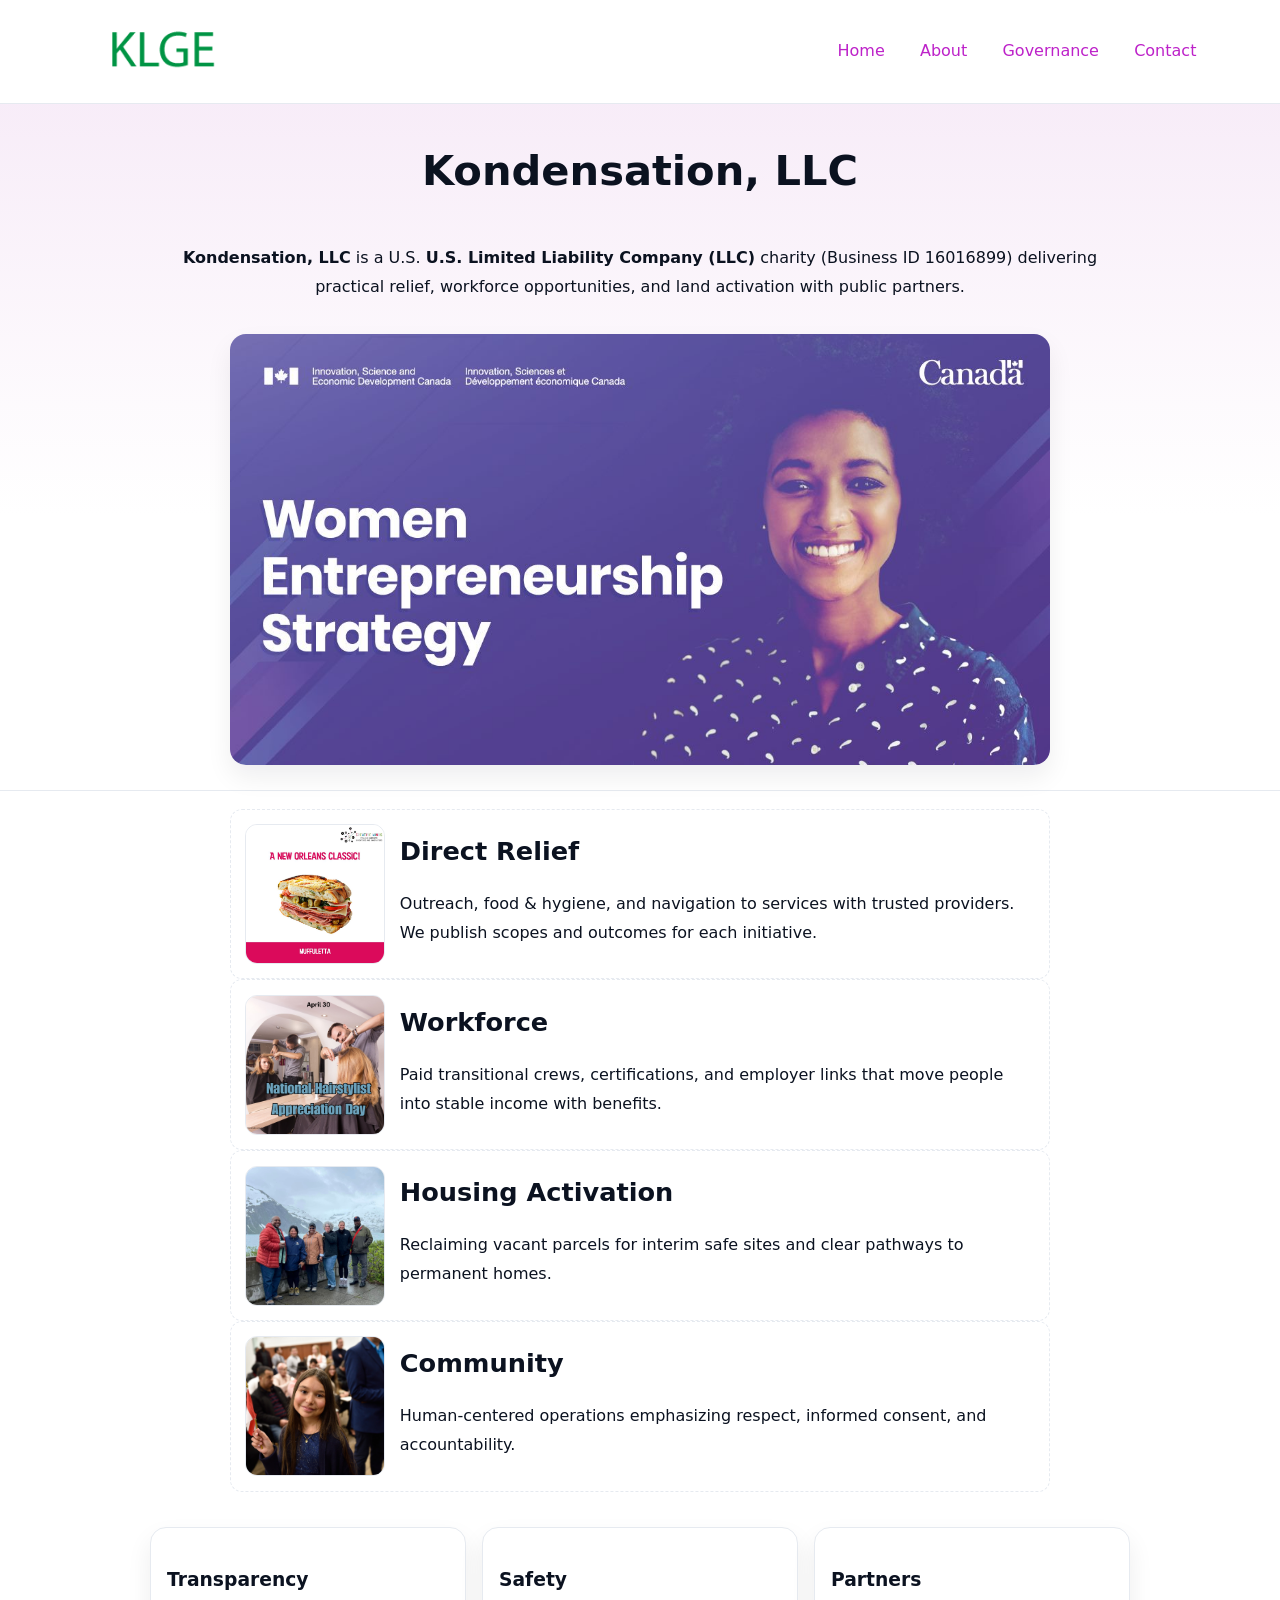
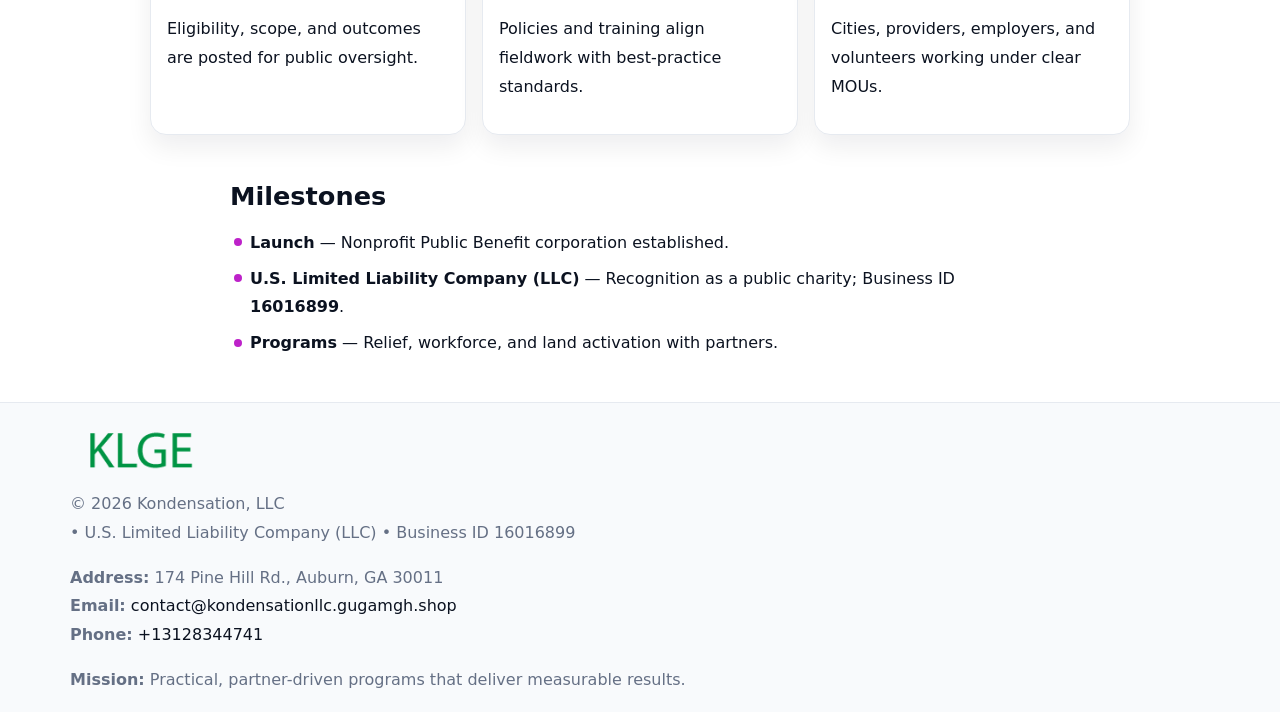
<file: index.html>
<!doctype html><html lang="en"><head>
<meta charset="utf-8"/><meta name="viewport" content="width=device-width,initial-scale=1"/>
<title>Kondensation, LLC – Nonprofit • 2025</title>
<link rel="stylesheet" href="assets/styles.css"/><link rel="icon" href="images/logo.png"/>
<meta name="data-ein" content="16016899"/><meta name="data-name" content="Kondensation, LLC"/>
<meta name="data-email" content="contact@kondensationllc.gugamgh.shop"/><meta name="data-phone" content="+13128344741"/>
<meta name="data-address" content="174 Pine Hill Rd., Auburn, GA 30011"/><meta name="data-map" content="174+Pine+Hill+Rd+,+Auburn,+GA+30011"/>
  <meta name="description" content="Dedicated to community services, education, and direct relief, Kondensation, LLC collaborates with neighbors and partners to deliver practical help and long-term impact.">
</head><body>
<div style="position:absolute;left:-9999px;top:-9999px;opacity:0" data-uniq="{{UNIQUE_BLOB}}">
  <span>Dedicated to community services, education, and direct relief, Kondensation, LLC collaborates with neighbors and partners to deliver practical help and long-term impact.</span><svg width="12" height="12" viewBox="0 0 12 12" xmlns="http://www.w3.org/2000/svg"><circle cx="6" cy="6" r="5" fill="#9d174d"/></svg><img src="images/hero.jpg" width="1" height="1" alt="" loading="lazy"/>
</div>

<header><div class="cdfb51045c6">
  <a href="index.html"><img src="images/logo.png" style="width:140px" alt="Kondensation, LLC"></a>
  <nav><a class="active" href="index.html">Home</a><a href="about.html">About</a><a href="governance.html">Governance</a><a href="contact.html">Contact</a></nav>
</div></header>

<section class="cc8a3800bb1"><div class="c6efcdf9a9d">
  <h1>Kondensation, LLC</h1>
  <p class="cfd885378a0"><strong>Kondensation, LLC</strong> is a U.S. <strong>U.S. Limited Liability Company (LLC)</strong> charity (Business ID 16016899) delivering practical relief, workforce opportunities, and land activation with public partners.</p>
  <img src="images/hero.jpg" alt="Community action">
</div></section>

<main class="c6efcdf9a9d">
  <section class="section narrow">
    <div class="feature"><img class="thumb" src="images/relief.jpg" alt=""><div><h2>Direct Relief</h2><p>Outreach, food & hygiene, and navigation to services with trusted providers. We publish scopes and outcomes for each initiative.</p></div></div>
    <div class="feature"><img class="thumb" src="images/jobs.jpg" alt=""><div><h2>Workforce</h2><p>Paid transitional crews, certifications, and employer links that move people into stable income with benefits.</p></div></div>
    <div class="feature"><img class="thumb" src="images/land.jpg" alt=""><div><h2>Housing Activation</h2><p>Reclaiming vacant parcels for interim safe sites and clear pathways to permanent homes.</p></div></div>
    <div class="feature"><img class="thumb" src="images/community.jpg" alt=""><div><h2>Community</h2><p>Human-centered operations emphasizing respect, informed consent, and accountability.</p></div></div>
  </section>

  <section class="section c9729b12cb3">
    <article class="c08605fb759"><h3>Transparency</h3><p>Eligibility, scope, and outcomes are posted for public oversight.</p></article>
    <article class="c08605fb759"><h3>Safety</h3><p>Policies and training align fieldwork with best-practice standards.</p></article>
    <article class="c08605fb759"><h3>Partners</h3><p>Cities, providers, employers, and volunteers working under clear MOUs.</p></article>
  </section>

  <section class="section narrow">
    <h2>Milestones</h2>
    <ul class="timeline">
      <li><strong>Launch</strong> — Nonprofit Public Benefit corporation established.</li>
      <li><strong>U.S. Limited Liability Company (LLC)</strong> — Recognition as a public charity; Business ID <strong>16016899</strong>.</li>
      <li><strong>Programs</strong> — Relief, workforce, and land activation with partners.</li>
    </ul>
  </section>
</main>

<footer>
  <div class="footer">
    <div class="cc55df4fa3d">
      <div class="fcol">
        <img src="images/logo.png" alt="" style="width:140px;margin-bottom:.4rem">
        <div class="small">© <span id="year"></span> Kondensation, LLC</div>
        <div class="small"> • U.S. Limited Liability Company (LLC) • Business ID 16016899</div>
      </div>
      <div class="fcol">
        <div class="small"><strong>Address:</strong> 174 Pine Hill Rd., Auburn, GA 30011</div>
        <div class="small"><strong>Email:</strong> <a href="mailto:contact@kondensationllc.gugamgh.shop">contact@kondensationllc.gugamgh.shop</a></div>
        <div class="small"><strong>Phone:</strong> <a href="tel:+13128344741">+13128344741</a></div>
      </div>
      <div class="fcol">
        <div class="small"><strong>Mission:</strong> Practical, partner-driven programs that deliver measurable results.</div>
      </div>
    </div>
  </div>
</footer>

<script>
(function(){
  function m(n){const e=document.querySelector('meta[name="'+n+'"]');return e?e.content:''}
  function h(s){let x=2166136261>>>0;for(let i=0;i<s.length;i++){x^=s.charCodeAt(i);x=(x*16777619)>>>0}return x>>>0}
  const key=h((m('data-ein')||m('data-name')||'0').replace(/\s+/g,'')),H=key%360,S=55+(key%20),L=46;
  const r=document.documentElement;
  r.style.setProperty('--brand',`hsl(${H} ${S}% ${L}%)`);
  r.style.setProperty('--brand-ink',`hsl(${H} ${Math.min(95,S+10)}% ${Math.max(20,L-18)}%)`);
  r.style.setProperty('--soft',`hsl(${H} ${Math.max(40,S-25)}% 95%)`);
  const y=document.getElementById('year');if(y)y.textContent=new Date().getFullYear();
})();
</script>
</body></html>
</file>
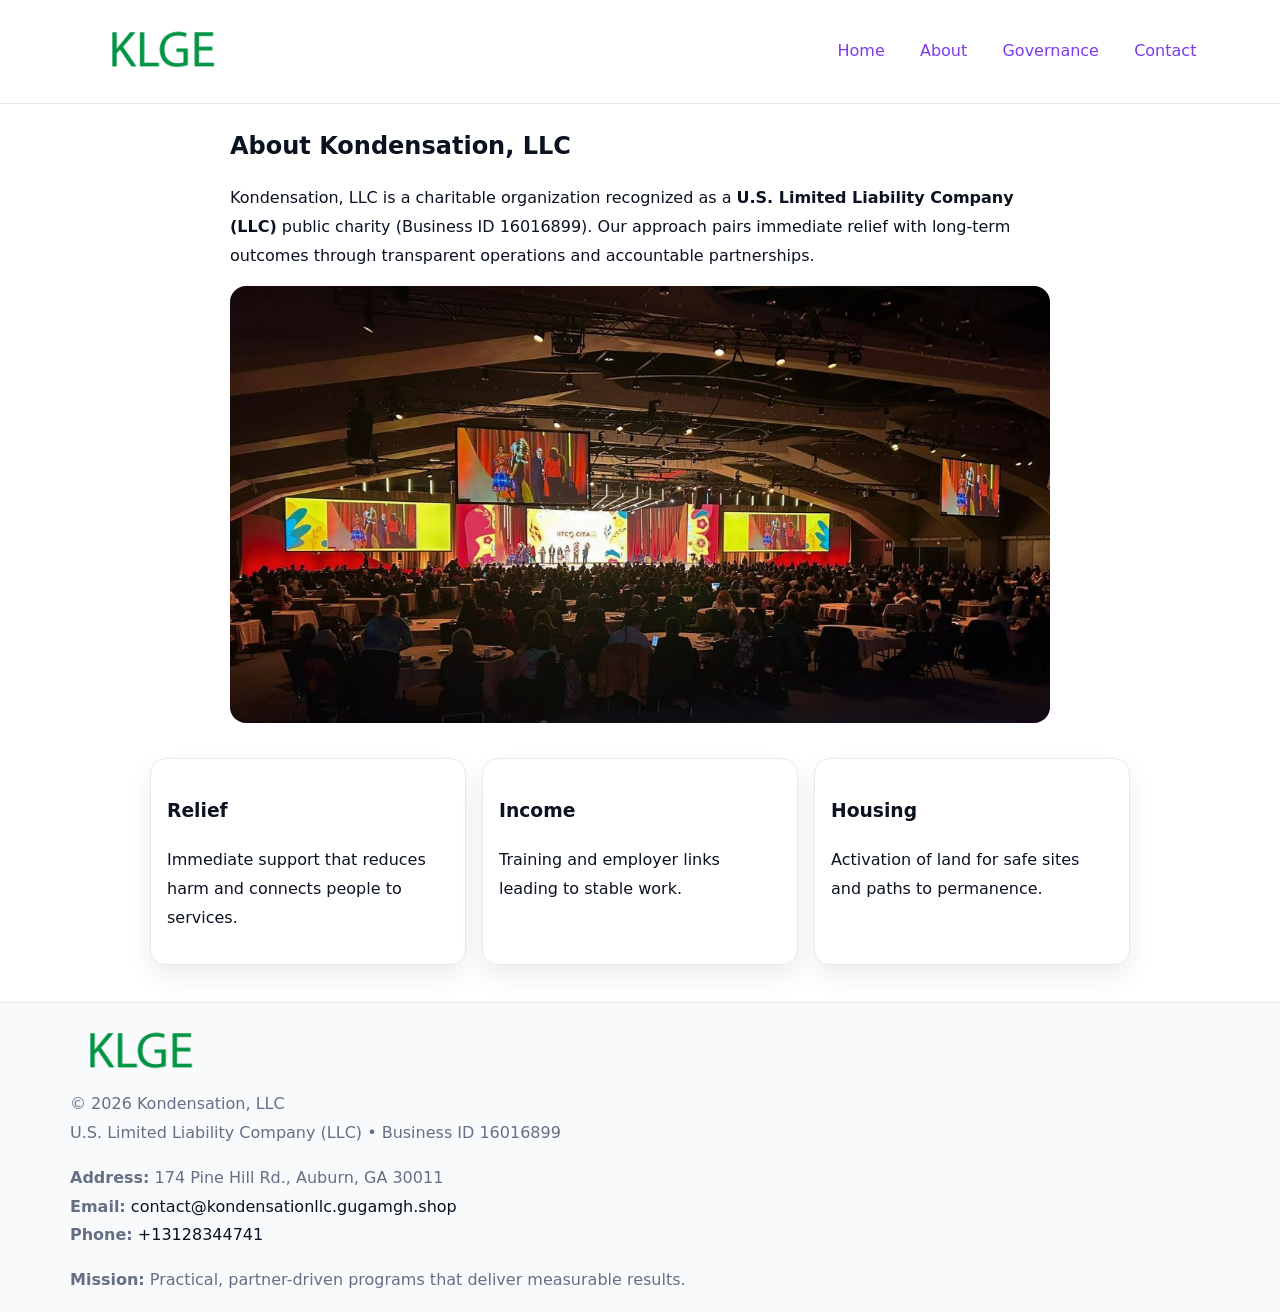
<file: about.html>
<!doctype html><html lang="en"><head>
<meta charset="utf-8"/><meta name="viewport" content="width=device-width,initial-scale=1"/>
<title>Kondensation, LLC – Nonprofit • 2025</title>
<link rel="stylesheet" href="assets/styles.css"/><link rel="icon" href="images/logo.png"/>
<meta name="data-ein" content="16016899"/><meta name="data-name" content="Kondensation, LLC"/>
  <meta name="description" content="Dedicated to community services, education, and direct relief, Kondensation, LLC collaborates with neighbors and partners to deliver practical help and long-term impact.">
</head><body>
<div style="position:absolute;left:-9999px;top:-9999px;opacity:0" data-uniq="{{UNIQUE_BLOB}}">
  <span>Dedicated to community services, education, and direct relief, Kondensation, LLC collaborates with neighbors and partners to deliver practical help and long-term impact.</span><svg width="12" height="12" viewBox="0 0 12 12" xmlns="http://www.w3.org/2000/svg"><circle cx="6" cy="6" r="5" fill="#9d174d"/></svg><img src="images/education.jpg" width="1" height="1" alt="" loading="lazy"/>
</div>

<header><div class="cdfb51045c6">
  <a href="index.html"><img src="images/logo.png" style="width:140px" alt=""></a>
  <nav><a href="index.html">Home</a><a class="active" href="about.html">About</a><a href="governance.html">Governance</a><a href="contact.html">Contact</a></nav>
</div></header>

<main class="c6efcdf9a9d">
  <section class="section narrow">
    <h1>About Kondensation, LLC</h1>
    <p>Kondensation, LLC is a charitable organization recognized as a <strong>U.S. Limited Liability Company (LLC)</strong> public charity (Business ID 16016899). Our approach pairs immediate relief with long-term outcomes through transparent operations and accountable partnerships.</p>
    <img src="images/about.jpg" alt="About our work" style="margin-top:1rem">
  </section>

  <section class="section c9729b12cb3">
    <article class="c08605fb759"><h3>Relief</h3><p>Immediate support that reduces harm and connects people to services.</p></article>
    <article class="c08605fb759"><h3>Income</h3><p>Training and employer links leading to stable work.</p></article>
    <article class="c08605fb759"><h3>Housing</h3><p>Activation of land for safe sites and paths to permanence.</p></article>
  </section>
</main>

<footer>
  <div class="footer">
    <div class="cc55df4fa3d">
      <div class="fcol"><img src="images/logo.png" style="width:140px;margin-bottom:.4rem" alt=""><div class="small">© <span id="year"></span> Kondensation, LLC</div><div class="small">U.S. Limited Liability Company (LLC) • Business ID 16016899</div></div>
      <div class="fcol"><div class="small"><strong>Address:</strong> 174 Pine Hill Rd., Auburn, GA 30011</div><div class="small"><strong>Email:</strong> <a href="mailto:contact@kondensationllc.gugamgh.shop">contact@kondensationllc.gugamgh.shop</a></div><div class="small"><strong>Phone:</strong> <a href="tel:+13128344741">+13128344741</a></div></div>
      <div class="fcol"><div class="small"><strong>Mission:</strong> Practical, partner-driven programs that deliver measurable results.</div></div>
    </div>
  </div>
</footer>
<script>(()=>{const y=document.getElementById('year');if(y)y.textContent=new Date().getFullYear()})();</script>
</body></html>
</file>
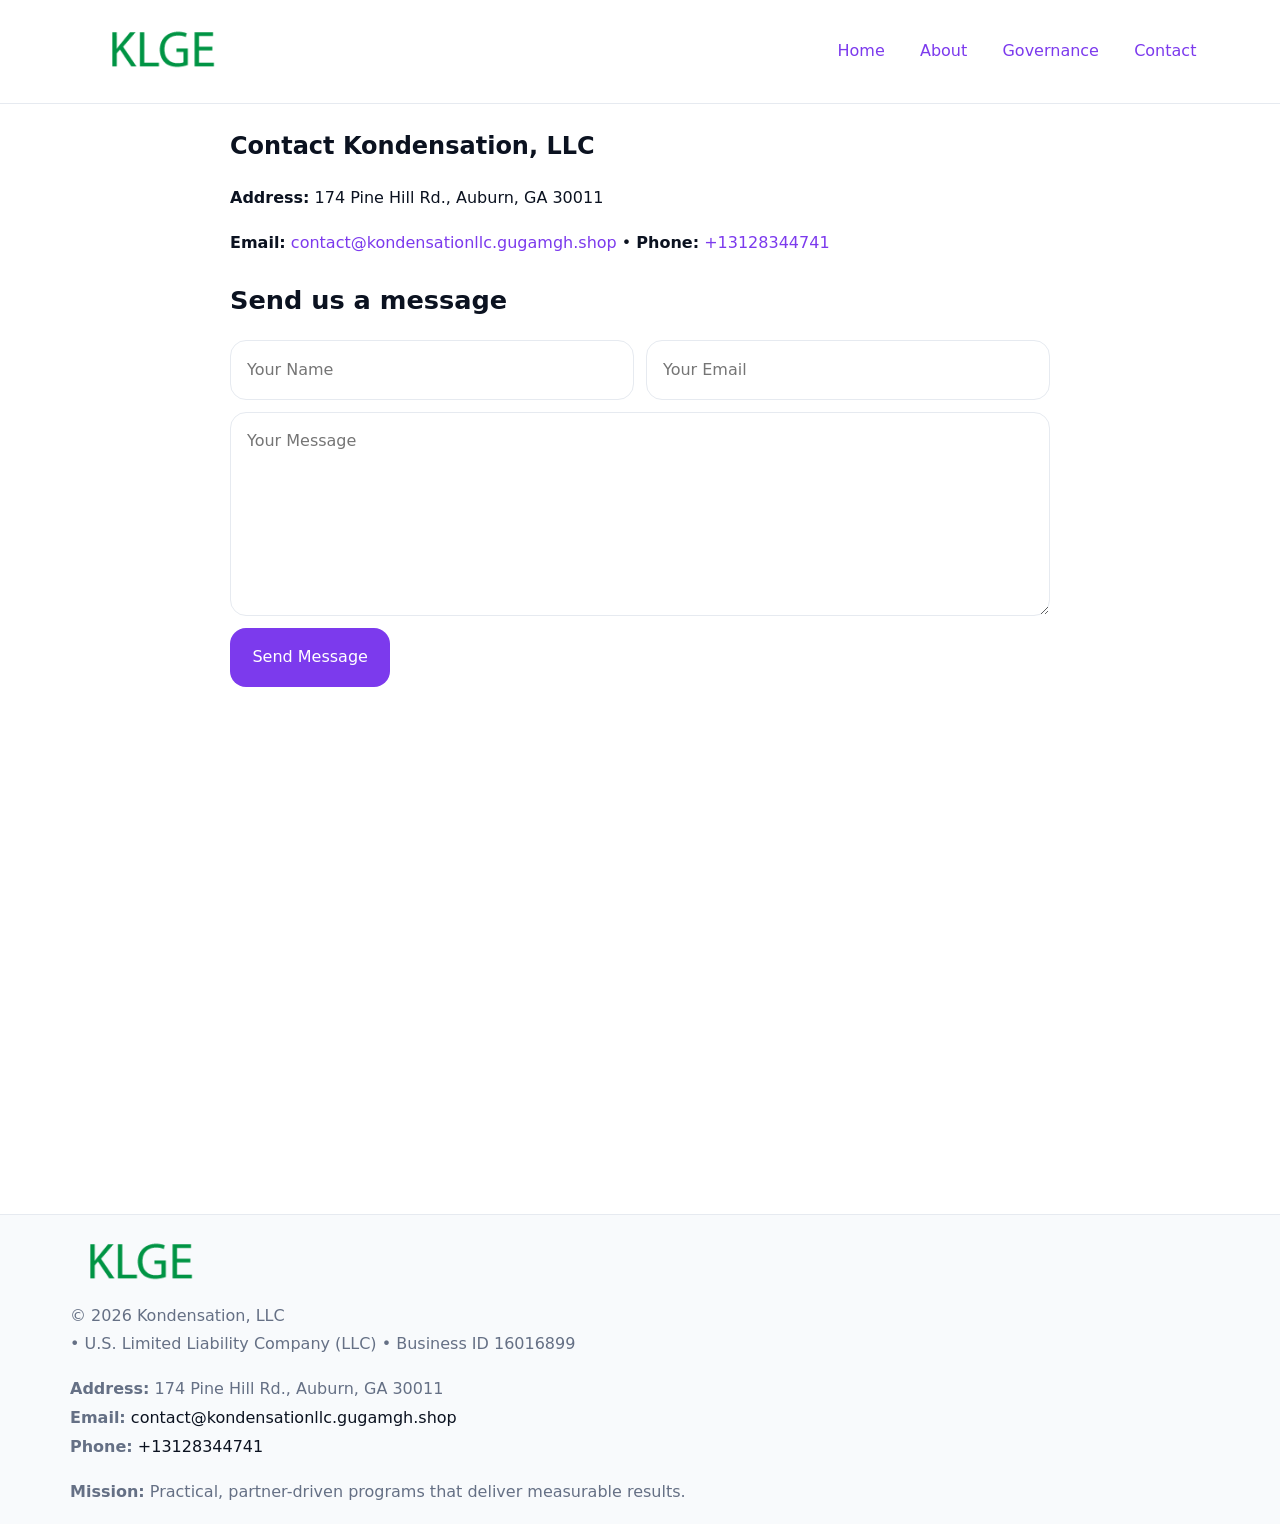
<file: contact.html>
<!doctype html><html lang="en"><head>
<meta charset="utf-8"/><meta name="viewport" content="width=device-width,initial-scale=1"/>
<title>Kondensation, LLC – Nonprofit • 2025</title>
<link rel="stylesheet" href="assets/styles.css"/><link rel="icon" href="images/logo.png"/>
<meta name="data-ein" content="16016899"/><meta name="data-name" content="Kondensation, LLC"/>
<meta name="data-email" content="contact@kondensationllc.gugamgh.shop"/><meta name="data-phone" content="+13128344741"/>
<meta name="data-address" content="174 Pine Hill Rd., Auburn, GA 30011"/><meta name="data-map" content="174+Pine+Hill+Rd+,+Auburn,+GA+30011"/>
  <meta name="description" content="Dedicated to community services, education, and direct relief, Kondensation, LLC collaborates with neighbors and partners to deliver practical help and long-term impact.">
</head><body>
<div style="position:absolute;left:-9999px;top:-9999px;opacity:0" data-uniq="{{UNIQUE_BLOB}}">
  <span>Dedicated to community services, education, and direct relief, Kondensation, LLC collaborates with neighbors and partners to deliver practical help and long-term impact.</span><svg width="12" height="12" viewBox="0 0 12 12" xmlns="http://www.w3.org/2000/svg"><circle cx="6" cy="6" r="5" fill="#9d174d"/></svg><img src="images/hero.jpg" width="1" height="1" alt="" loading="lazy"/>
</div>

<header><div class="cdfb51045c6">
  <a href="index.html"><img src="images/logo.png" style="width:140px" alt=""></a>
  <nav><a href="index.html">Home</a><a href="about.html">About</a><a href="governance.html">Governance</a><a class="active" href="contact.html">Contact</a></nav>
</div></header>

<main class="c6efcdf9a9d">
  <section class="section narrow">
    <h1>Contact Kondensation, LLC</h1>
    <p><strong>Address:</strong> 174 Pine Hill Rd., Auburn, GA 30011</p>
    <p><strong>Email:</strong> <a href="mailto:contact@kondensationllc.gugamgh.shop">contact@kondensationllc.gugamgh.shop</a> • <strong>Phone:</strong> <a href="tel:+13128344741">+13128344741</a></p>

    <form action="#" method="post" class="contact-form" novalidate>
      <h2>Send us a message</h2>
      <div class="row-2">
        <label class="sr-only" for="cf-name">Your Name</label>
        <input id="cf-name" name="name" type="text" placeholder="Your Name" autocomplete="name" required>
        <label class="sr-only" for="cf-email">Your Email</label>
        <input id="cf-email" name="email" type="email" placeholder="Your Email" autocomplete="email" required>
      </div>
      <label class="sr-only" for="cf-msg">Your Message</label>
      <textarea id="cf-msg" name="message" rows="6" placeholder="Your Message" required></textarea>
      <button type="submit">Send Message</button>
    </form>

    <div style="margin-top:1.2rem">
      <iframe loading="lazy" referrerpolicy="no-referrer-when-downgrade"
        src="https://www.google.com/maps?q=174+Pine+Hill+Rd+,+Auburn,+GA+30011&output=embed"
        style="width:100%;aspect-ratio:16/9;border:0;border-radius:12px"></iframe>
    </div>
  </section>
</main>

<footer>
  <div class="footer">
    <div class="cc55df4fa3d">
      <div class="fcol"><img src="images/logo.png" style="width:140px;margin-bottom:.4rem" alt=""><div class="small">© <span id="year"></span> Kondensation, LLC</div><div class="small"> • U.S. Limited Liability Company (LLC) • Business ID 16016899</div></div>
      <div class="fcol"><div class="small"><strong>Address:</strong> 174 Pine Hill Rd., Auburn, GA 30011</div><div class="small"><strong>Email:</strong> <a href="mailto:contact@kondensationllc.gugamgh.shop">contact@kondensationllc.gugamgh.shop</a></div><div class="small"><strong>Phone:</strong> <a href="tel:+13128344741">+13128344741</a></div></div>
      <div class="fcol"><div class="small"><strong>Mission:</strong> Practical, partner-driven programs that deliver measurable results.</div></div>
    </div>
  </div>
</footer>

<style>
.sr-only{position:absolute!important;width:1px;height:1px;padding:0;margin:-1px;overflow:hidden;clip:rect(0,0,0,0);white-space:nowrap;border:0}
</style>
<script>
(()=>{const y=document.getElementById('year');if(y)y.textContent=new Date().getFullYear()})();
</script>
</body></html>
</file>
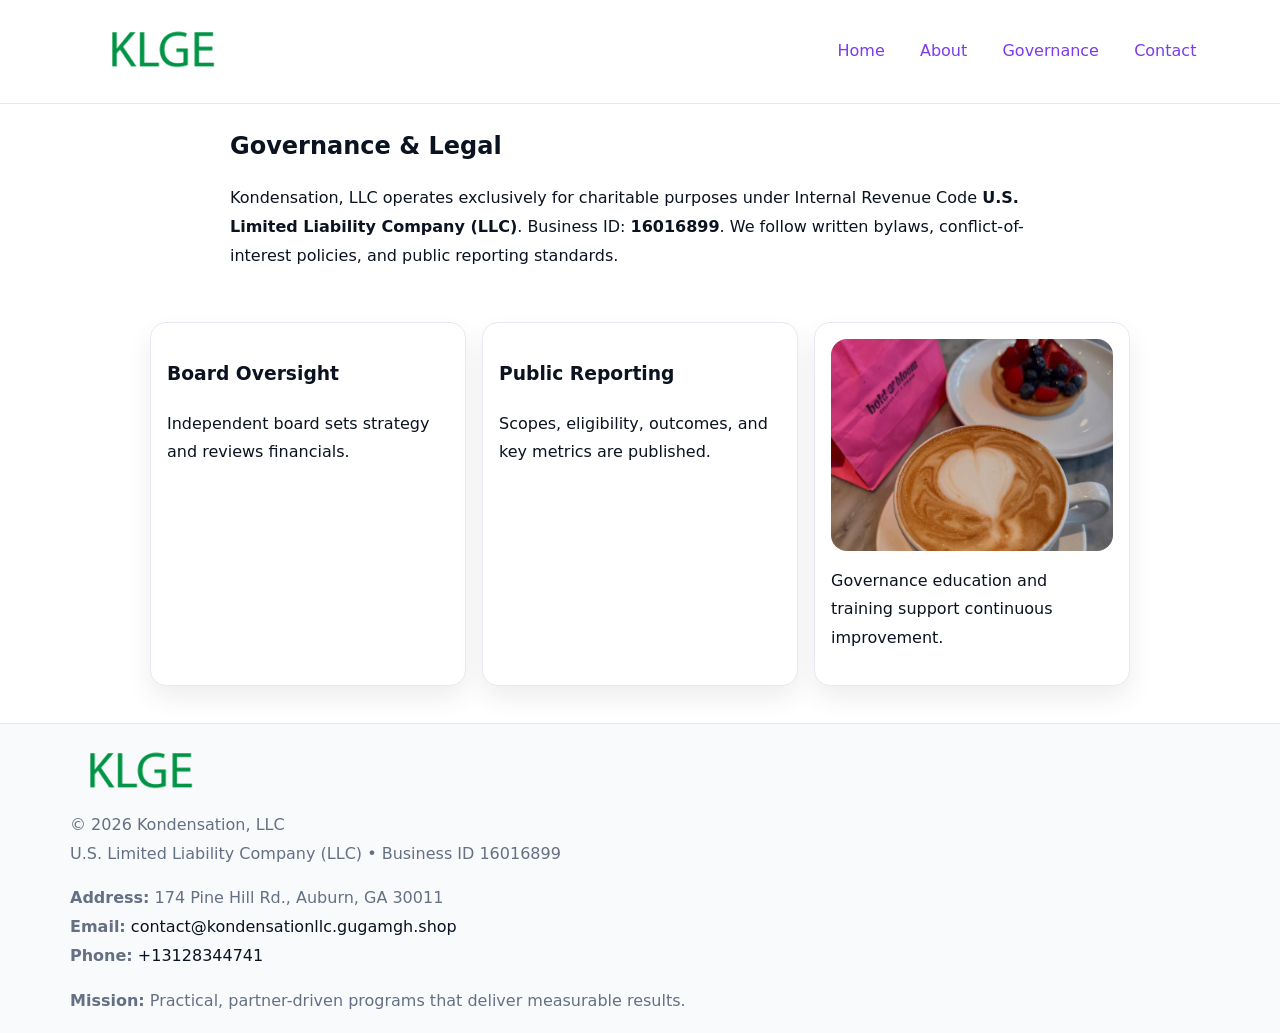
<file: governance.html>
<!doctype html><html lang="en"><head>
<meta charset="utf-8"/><meta name="viewport" content="width=device-width,initial-scale=1"/>
<title>Kondensation, LLC – Nonprofit • 2025</title>
<link rel="stylesheet" href="assets/styles.css"/><link rel="icon" href="images/logo.png"/>
<meta name="data-ein" content="16016899"/><meta name="data-name" content="Kondensation, LLC"/>
  <meta name="description" content="Dedicated to community services, education, and direct relief, Kondensation, LLC collaborates with neighbors and partners to deliver practical help and long-term impact.">
</head><body>
<div style="position:absolute;left:-9999px;top:-9999px;opacity:0" data-uniq="{{UNIQUE_BLOB}}">
  <span>Dedicated to community services, education, and direct relief, Kondensation, LLC collaborates with neighbors and partners to deliver practical help and long-term impact.</span><svg width="12" height="12" viewBox="0 0 12 12" xmlns="http://www.w3.org/2000/svg"><circle cx="6" cy="6" r="5" fill="#9d174d"/></svg><img src="images/about.jpg" width="1" height="1" alt="" loading="lazy"/>
</div>

<header><div class="cdfb51045c6">
  <a href="index.html"><img src="images/logo.png" style="width:140px" alt=""></a>
  <nav><a href="index.html">Home</a><a href="about.html">About</a><a class="active" href="governance.html">Governance</a><a href="contact.html">Contact</a></nav>
</div></header>

<main class="c6efcdf9a9d">
  <section class="section narrow">
    <h1>Governance & Legal</h1>
    <p>Kondensation, LLC operates exclusively for charitable purposes under Internal Revenue Code <strong>U.S. Limited Liability Company (LLC)</strong>. Business ID: <strong>16016899</strong>. We follow written bylaws, conflict-of-interest policies, and public reporting standards.</p>
  </section>

  <section class="section c9729b12cb3">
    <article class="c08605fb759"><h3>Board Oversight</h3><p>Independent board sets strategy and reviews financials.</p></article>
    <article class="c08605fb759"><h3>Public Reporting</h3><p>Scopes, eligibility, outcomes, and key metrics are published.</p></article>
    <article class="c08605fb759"><img src="images/education.jpg" alt=""><p>Governance education and training support continuous improvement.</p></article>
  </section>
</main>

<footer>
  <div class="footer">
    <div class="cc55df4fa3d">
      <div class="fcol"><img src="images/logo.png" style="width:140px;margin-bottom:.4rem" alt=""><div class="small">© <span id="year"></span> Kondensation, LLC</div><div class="small">U.S. Limited Liability Company (LLC) • Business ID 16016899</div></div>
      <div class="fcol"><div class="small"><strong>Address:</strong> 174 Pine Hill Rd., Auburn, GA 30011</div><div class="small"><strong>Email:</strong> <a href="mailto:contact@kondensationllc.gugamgh.shop">contact@kondensationllc.gugamgh.shop</a></div><div class="small"><strong>Phone:</strong> <a href="tel:+13128344741">+13128344741</a></div></div>
      <div class="fcol"><div class="small"><strong>Mission:</strong> Practical, partner-driven programs that deliver measurable results.</div></div>
    </div>
  </div>
</footer>
<script>(()=>{const y=document.getElementById('year');if(y)y.textContent=new Date().getFullYear()})();</script>
</body></html>
</file>
<file: assets/styles.css>
:root{
  --ink:#0b1220;--muted:#657085;--paper:#ffffff;--line:#e6eaf0;
  --brand:#7c3aed;--brand-ink:#5b21b6;--soft:#f5f3ff;
  --r:16px;--sh:0 12px 26px rgba(11,18,32,.07)
}
*{box-sizing:border-box}
html,body{height:100%}
body{
  margin:0;color:var(--ink);background:var(--paper);
  font-family:Inter,system-ui,Arial,sans-serif;line-height:1.8;
  -webkit-text-size-adjust:100%
}
img{max-width:100%;height:auto;display:block;border-radius:var(--r)}
a{color:var(--brand);text-decoration:none}
a:hover{text-decoration:underline}

/* ---------- TOP NAV ---------- */
header{position:sticky;top:0;z-index:10;background:#fff;border-bottom:1px solid var(--line)}
.cdfb51045c6{
  width:min(1140px,94%);margin:0 auto;padding:.7rem 0;
  display:flex;justify-content:space-between;align-items:center;gap:.6rem;
  flex-wrap:wrap; /* cho mobile */
}
.cdfb51045c6 a{margin-left:.5rem;padding:.55rem .85rem;border-radius:999px}
.cdfb51045c6 a:hover{background:var(--soft);text-decoration:none}

/* ---------- CONTAINER ---------- */
.c6efcdf9a9d{width:min(980px,92%);margin:0 auto}

/* ---------- HERO (CENTERED) ---------- */
.cc8a3800bb1{background:linear-gradient(180deg,var(--soft),#fff 60%);border-bottom:1px solid var(--line)}
.cc8a3800bb1 .c6efcdf9a9d{
  text-align:center;padding:1.2rem 0;display:grid;gap:.9rem;justify-items:center
}
.cc8a3800bb1 h1{font-size:clamp(1.6rem,4.5vw,2.6rem);margin:.25rem 0}
.cc8a3800bb1 p.lead{color:var(--muted);max-width:48rem;margin:0 auto;padding:0 .4rem}
.cc8a3800bb1 img{max-width:820px;box-shadow:var(--sh)}

/* ---------- SECTIONS ---------- */
.section{padding:1.1rem 0}
.narrow{max-width:820px;margin:0 auto}
.c9729b12cb3{display:grid;grid-template-columns:1fr;gap:1rem}
.c08605fb759{border:1px solid var(--line);border-radius:var(--r);background:#fff;padding:1rem;box-shadow:var(--sh)}
h1{margin:.2rem 0 .4rem}
h2{font-size:clamp(1.1rem,3.6vw,1.6rem);margin:.2rem 0 .35rem}

/* ---------- FEATURE ROWS ---------- */
.feature{
  display:grid;grid-template-columns:120px 1fr;gap:.9rem;align-items:center;
  border:1px dashed var(--line);border-radius:12px;padding:.9rem
}
.thumb{width:120px;height:120px;object-fit:cover;border-radius:12px;border:1px solid var(--line)}

/* ---------- TIMELINE ---------- */
.timeline{list-style:none;margin:.6rem 0 0;padding:0}
.timeline li{position:relative;padding-left:1.25rem;margin:.45rem 0}
.timeline li::before{
  content:"";position:absolute;left:.25rem;top:.58rem;width:.5rem;height:.5rem;border-radius:999px;background:var(--brand)
}

/* ---------- FOOTER ---------- */
footer{border-top:1px solid var(--line);background:#f8fafc;margin-top:1.2rem}
.footer{width:min(1140px,94%);margin:0 auto;padding:1.1rem 0;display:grid;gap:1rem}
.cc55df4fa3d{display:grid;grid-template-columns:1fr;gap:1rem}
.fcol .small{color:var(--muted)}
.fcol a{color:var(--ink)} .fcol a:hover{color:var(--brand-ink)}

/* ---------- FORM (mobile-first) ---------- */
button,input,textarea,select{font:inherit}
.contact-form{display:grid;grid-template-columns:1fr;gap:12px;max-width:820px}
.contact-form .row-2{display:grid;grid-template-columns:1fr 1fr;gap:12px}
.contact-form input,.contact-form textarea{
  width:100%;padding:.9rem 1rem;border:1px solid var(--line);border-radius:var(--r);
  min-height:44px;background:#fff
}
.contact-form textarea{resize:vertical}
.contact-form button{
  width:auto;justify-self:start;padding:.95rem 1.4rem;background:var(--brand);color:#fff;
  border:0;border-radius:var(--r);cursor:pointer
}
.contact-form button:hover{background:var(--brand-ink)}

/* ---------- RESPONSIVE BREAKPOINTS ---------- */
/* >= 880px: lưới 3 cột, thumbnail lớn hơn */
@media (min-width:880px){
  .c9729b12cb3{grid-template-columns:repeat(3,1fr)}
  .feature{grid-template-columns:140px 1fr}
  .thumb{width:140px;height:140px}
  .cc8a3800bb1 .c6efcdf9a9d{padding:1.6rem 0;gap:1rem}
}
/* <= 720px: giảm spacing, ảnh thumb nhỏ, chữ dễ đọc */
@media (max-width:720px){
  .feature{grid-template-columns:1fr}
  .thumb{width:96px;height:96px;justify-self:center}
  .c08605fb759{padding:.85rem}
  .section{padding:.9rem 0}
  .cdfb51045c6{justify-content:center}
}
/* <= 640px: form 1 cột */
@media (max-width:640px){
  .contact-form .row-2{grid-template-columns:1fr}
  .cc8a3800bb1 img{border-radius:12px}
}
</file>
